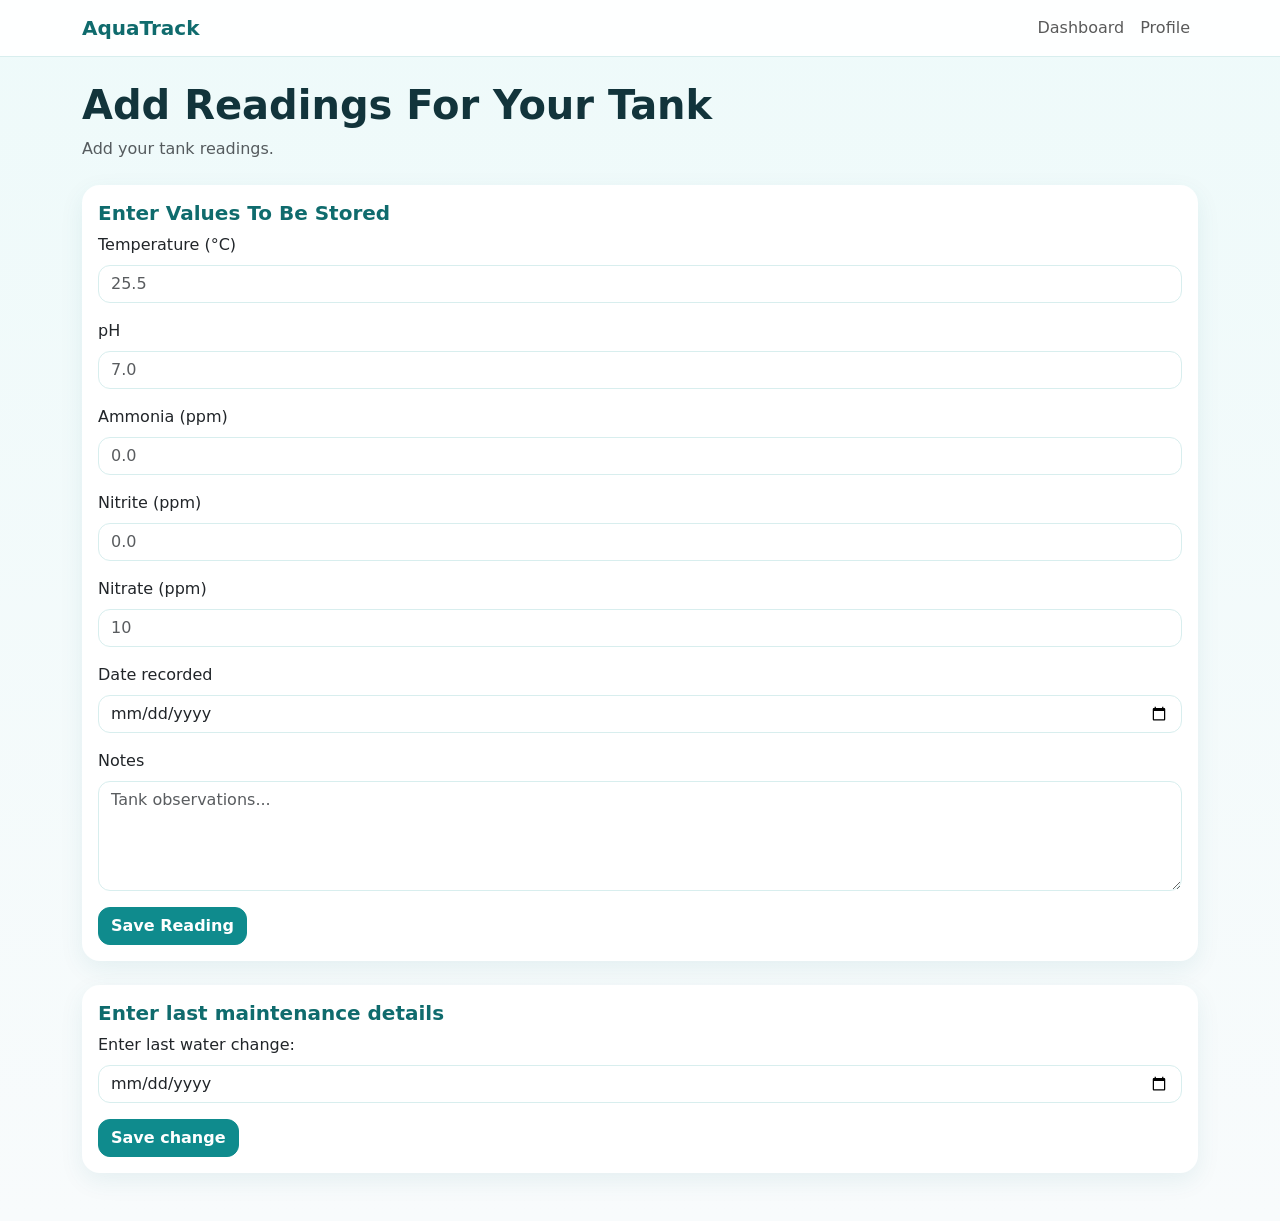
<file: add-reading.html>
<!DOCTYPE html>
<html lang="en">

<head>
    <meta charset="UTF-8">
    <meta name="viewport" content="width=device-width, initial-scale=1.0">
    <title>AquaTrack | Add Reading</title>
    <link href="https://cdn.jsdelivr.net/npm/bootstrap@5.3.3/dist/css/bootstrap.min.css" rel="stylesheet" />
    <link rel="stylesheet" href="css/custom.css">
    <link rel="icon" type="image/png" href="assets/icons/faviconv2.png">
</head>

<body>
    <nav class="navbar navbar-expand-lg bg-body-tertiary">
        <div class="container">
            <a class="navbar-brand" href="index.html">AquaTrack</a>
            <div class="navbar-nav ms-auto">
                <a href="index.html" class="nav-link">Dashboard</a>
                <a href="profile.html" class="nav-link">Profile</a>
            </div>
        </div>
    </nav>
    <main class="container py-4">
        <section class="mb-4">
            <h1> Add Readings For Your Tank</h1>
            <p class="text-muted">
                Add your tank readings.
            </p>
        </section>
        <section class="mb-4">
            <div class="card">
                <div class="card-body">
                    <h2 class="h5 card-title">Enter Values To Be Stored</h2>
                    <form action="" id="reading-form">
                        <div class="mb-3">
                            <label for="temperature" class="form-label">
                                Temperature (°C)
                            </label>
                            <input type="number" class="form-control" id="temperature" step="0.1" placeholder="25.5">
                        </div>
                        <div class="mb-3">
                            <label for="ph" class="form-label">
                                pH
                            </label>
                            <input type="number" class="form-control" id="ph" step="0.1" placeholder="7.0">
                        </div>
                        <div class="mb-3">
                            <label for="ammonia" class="form-label">
                                Ammonia (ppm)
                            </label>
                            <input type="number" class="form-control" id="ammonia" step="0.1" placeholder="0.0">
                        </div>
                        <div class="mb-3">
                            <label for="nitrite" class="form-label">
                                Nitrite (ppm)
                            </label>
                            <input type="number" class="form-control" id="nitrite" step="0.1" placeholder="0.0">
                        </div>
                        <div class="mb-3">
                            <label for="nitrate" class="form-label">
                                Nitrate (ppm)
                            </label>
                            <input type="number" class="form-control" id="nitrate" step="0.1" placeholder="10">
                        </div>
                        <div class="mb-3">
                            <label for="recordedDate" class="form-label">Date recorded</label>
                            <input type="date" class="form-control" name="recordedDate" id="recordedDate">
                        </div>
                        <div class="mb-3">
                            <label for="notes" class="form-label">Notes</label>
                            <textarea class="form-control" name="notes" id="notes" rows="4"
                                placeholder="Tank observations..."></textarea>
                        </div>
                        <div class="d-flex gap-2">
                            <button type="submit" class="btn btn-primary" id="save-reading-btn">Save Reading</button>

                        </div>

                    </form>
                </div>
            </div>

        </section>

        <section class="mb-4">
            <div class="card">
                <div class="card-body">
                    <h2 class="h5 card-title">Enter last maintenance details</h2>
                    <form action="" id="maintenance-form">
                        <div class="mb-3">
                            <label for="last-water-change" class="form-label">Enter last water change:</label>
                            <input type="date" class="form-control" name="last-water-change-input"
                                id="last-water-change-input">
                        </div>
                        <div class="d-flex gap-2">
                            <button type="submit" class="btn btn-primary" id="save-maintenance-btn">Save change</button>
                        </div>
                    </form>
                </div>

            </div>
        </section>

    </main>
    <script src="js/config/config.js"></script>
    <script src="js/storage/storage.js"></script>
    <script src="js/validation/reading-validation.js"></script>
    <script src="js/pages/add-reading.js"></script>
</body>

</html>
</file>
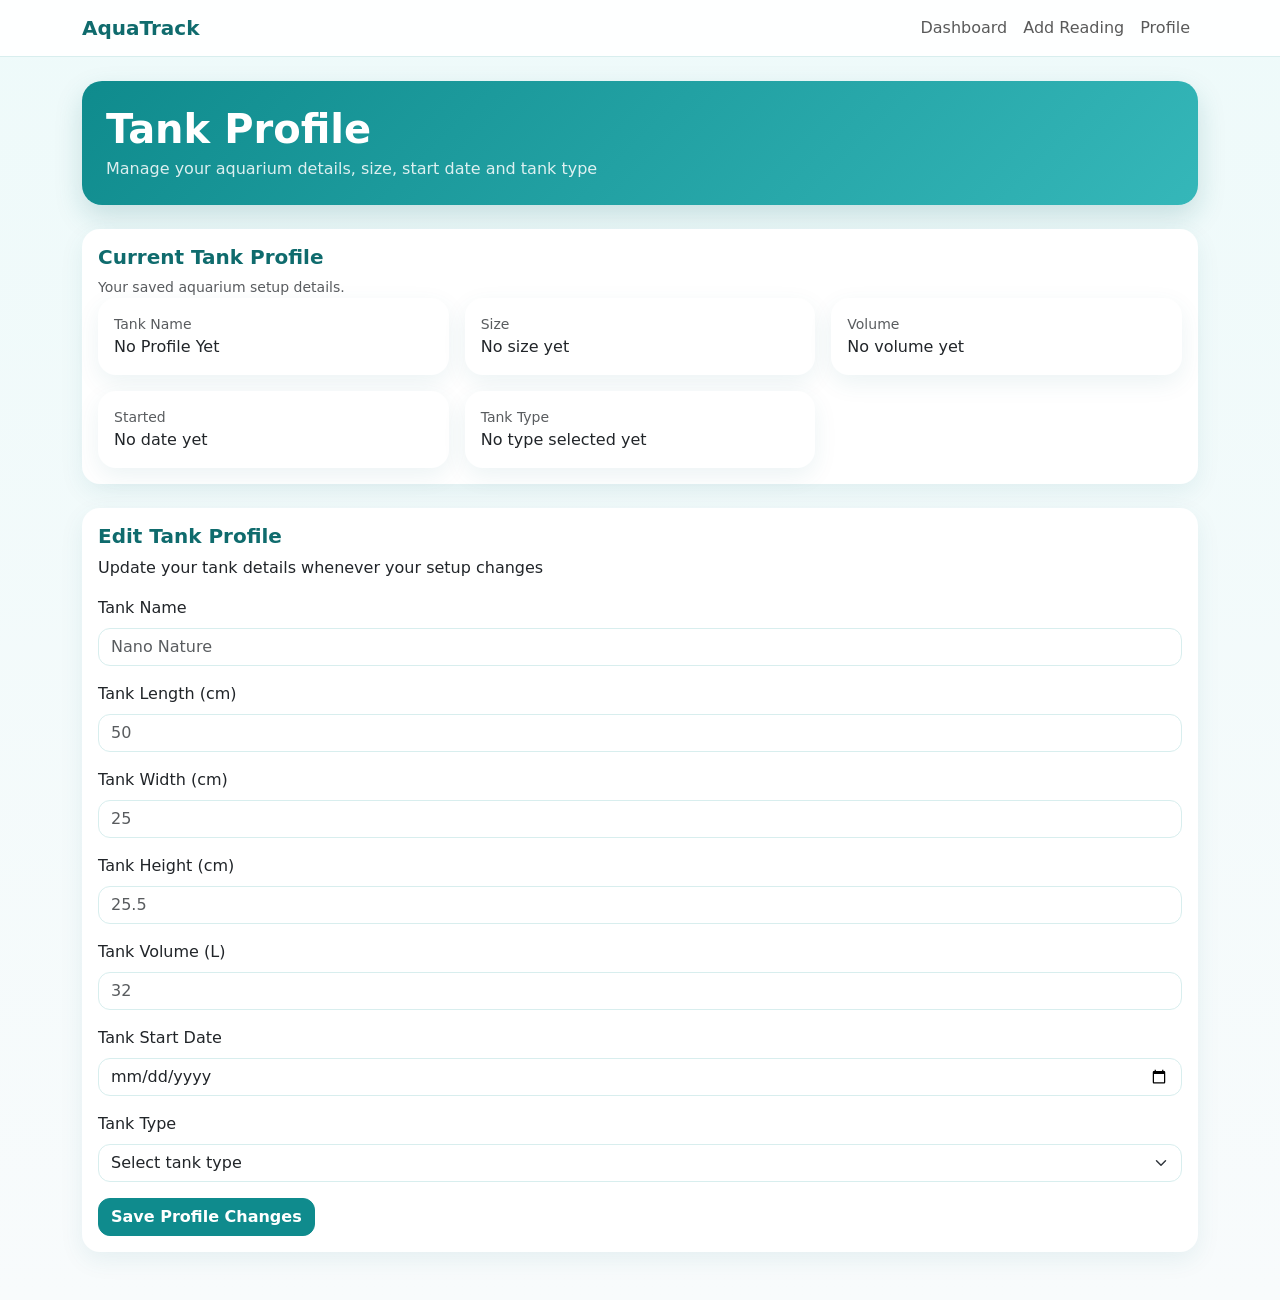
<file: profile.html>
<!DOCTYPE html>
<html lang="en">

<head>
    <meta charset="UTF-8">
    <meta name="viewport" content="width=device-width, initial-scale=1.0">
    <link href="https://cdn.jsdelivr.net/npm/bootstrap@5.3.3/dist/css/bootstrap.min.css" rel="stylesheet" />
    <link rel="stylesheet" href="css/custom.css">
    <link rel="icon" type="image/png" href="assets/icons/faviconv2.png">
    <title>AquaTrack | Profile </title>
</head>

<body>

    <nav class="navbar navbar-expand-lg bg-body-tertiary">
        <div class="container">
            <a class="navbar-brand" href="index.html">AquaTrack</a>
            <div class="navbar-nav ms-auto">
                <a href="index.html" class="nav-link">Dashboard</a>
                <a href="add-reading.html" class="nav-link">Add Reading</a>
                <a href="profile.html" class="nav-link">Profile</a>
            </div>
        </div>
    </nav>
    <main class="container py-4">
        <section class="app-hero mb-4">
            <h1>Tank Profile</h1>
            <p class="text-muted">
                Manage your aquarium details, size, start date and tank type
            </p>
        </section>

        <section class="mb-4">
            <div class="card">
                <div class="card-body">
                    <h2 class="h5 card-title"> Current Tank Profile</h2>
                    <p class="text-muted small mb-0">
                        Your saved aquarium setup details.
                    </p>

                    <div class="row g-3">

                        <div class="col-md-4 col-6">
                            <div class="card stat-card h-100">
                                <div class="card-body">
                                    <div class="text-muted small">Tank Name</div>
                                    <span id="display-tank-name">No Profile Yet</span>
                                </div>
                            </div>
                        </div>

                        <div class="col-md-4 col-6">
                            <div class="stat-card card h-100">
                                <div class="card-body">
                                    <div class="text-muted small">Size</div>
                                    <span id="display-tank-size">No size yet</span>
                                </div>
                            </div>
                        </div>

                        <div class="col-md-4 col-6">
                            <div class="stat-card card h-100">
                                <div class="card-body">
                                    <div class="text-muted small">Volume</div>
                                    <span id="display-tank-volume">No volume yet</span>
                                </div>
                            </div>
                        </div>

                        <div class="col-md-4 col-6">
                            <div class="stat-card card h-100">
                                <div class="card-body">
                                    <div class="text-muted small">Started</div>
                                    <span id="display-creation-date">No date yet</span>
                                </div>
                            </div>
                        </div>

                        <div class="col-md-4 col-6">
                            <div class="stat-card card h-100">
                                <div class="card-body">
                                    <div class="text-muted small">Tank Type</div>
                                    <span id="display-tank-type">No type selected yet</span>
                                </div>
                            </div>
                        </div>

                    </div>
                </div>
            </div>
            </div>
        </section>

        <section class="mb-4">
            <div class="card">
                <div class="card-body">
                    <h2 class="h5 card-title">Edit Tank Profile</h2>
                    <p>Update your tank details whenever your setup changes</p>
                    <form action="" id="profile-form">

                        <div class="mb-3">
                            <label for="tankName" class="form-label">Tank Name</label>
                            <input type="text" class="form-control" id="tankName" placeholder="Nano Nature">
                        </div>

                        <div class="mb-3">
                            <label for="tankLength" class="form-label">Tank Length (cm)</label>
                            <input type="text" class="form-control" id="tankLength" step="0.1" placeholder="50">
                        </div>

                        <div class="mb-3">
                            <label for="tankWidth" class="form-label">Tank Width (cm)</label>
                            <input type="number" class="form-control" id="tankWidth" step="0.1" placeholder="25">
                        </div>

                        <div class="mb-3">
                            <label for="tankHeight" class="form-label">Tank Height (cm)</label>
                            <input type="number" class="form-control" id="tankHeight" step="0.1" placeholder="25.5">
                        </div>

                        <div class="mb-3">
                            <label for="tankVolume" class="form-label">Tank Volume (L)</label>
                            <input type="number" class="form-control" id="tankVolume" step="0.1" placeholder="32">
                        </div>

                        <div class="mb-3">
                            <label for="creationDate" class="form-label">Tank Start Date</label>
                            <input type="date" class="form-control" id="creationDate">
                        </div>

                        <div class="mb-3">
                            <label for="tankType" class="form-label">Tank Type</label>
                            <select class="form-select" id="tankType">
                                <option value="">Select tank type</option>
                                <option value="Freshwater Community">Freshwater Community</option>
                                <option value="Planted Nano Tank">Planted Nano Tank</option>
                                <option value="Aquascape">Aquascape</option>
                                <option value="Shrimp Tank">Shrimp Tank</option>
                                <option value="Betta Tank">Betta Tank</option>
                                <option value="Quarantine Tank">Quarantine Tank</option>
                                <option value="Other">Other</option>
                            </select>
                        </div>

                        <div class="d-flex gap-2">
                            <button type="submit" class="btn btn-primary" id="save-profile-btn">Save Profile Changes</button>
                        </div>
                    </form>
                </div>
            </div>
        </section>
    </main>
    <script src="js/config/config.js"></script>
    <script src="js/storage/storage.js"></script>
    <script src="js/validation/profile-validation.js"></script>
    <script src="js/pages/profile.js"></script>
</body>

</html>
</file>
<file: css/custom.css>
body{
    background: linear-gradient(180deg,#eefafa 0%, #f8fbfc 100%);
    color: #12343b;
    min-height: 100vh;
}
.navbar{
    border-bottom: 1px solid #d8eeee;
    background-color:rgba(255, 255, 255, 0.9) !important; 
    backdrop-filter: blur(8px);
}
.navbar-brand{
    font-weight: 700;
    color: #0f6b6d;
}
.app-hero{
    padding:1.5rem;
    border-radius: 20px;
    background:linear-gradient(135deg, #0f8b8d, #35b7b9);
    color: white;
    box-shadow:0 12px 28px rgba(15, 107, 109, 0.18);
}
.app-hero h1{
    color: white;
    margin-bottom: 0.25rem;
}

.app-hero p{
    color:rgba(255, 255, 255, 0.85) !important;
    margin-bottom: 0;
}

h1{
    font-weight: 700;
    color: #12343b;
}

.card{
    border: none;
    border-radius: 18px;
    box-shadow: 0 8px 24px rgba(15,107,109,0.08);
}
.dashboard-card{
    border: none;
    border-radius: 20px;
}

.tank-status-card{
    border-left: 6px solid #0f8b8d;
}

.card-title{
    color: #0f6b6d;
    font-weight: 700;
}

.stat-card{
    height: 100%;
    background: #ffffff;
    transition:transform 0.15s ease,box-shadow 0.15s ease;
}

.stat-card:hover{
    transform: translateY(-2px);
    box-shadow: 0 14px 30px rgba(15, 107, 109, 0.12);
}
.stat-card .card-title{
    font-size: 0.9rem;
    color:#5f7f83;
    margin-bottom: 0.75rem;
}
.stat-card span[id$="reading"]{
    display: block;
    font-size: 1.6rem;
    font-weight: 800;
    color: #0f6b6d;
    margin-top: 0.35rem;
}
.btn{
    border-radius:12px;
    font-weight: 600;
}
.btn-primary{
    background-color: #0f8b8d;
    border-color:#0f8b8d ;
}

.btn-primary:hover {
  background-color: #0c7476;
  border-color: #0c7476; ;
}
.form-control,
.form-select{
    border-radius: 12px;
    border-color: #d8eeee;
}
.form-control:focus,
.form-select:focus{
    border-color: #0f8b8d;
    box-shadow:0 0 0 0.2rem rgba(15, 139, 141, 0.15) ;
}
.list-group-item{
    border:none;
    border-radius: 14px;
    margin-bottom: 12px;
   box-shadow: 0 4px 14px rgba(15, 107, 109, 0.06);
}

.badge{
    border-radius: 999px;
    padding: 0.5rem 0.75rem;
}

@media (max-width: 768px){
    .app-hero{
        padding: 1.25rem;
    }
    
    .card{
        border-radius: 16px;
    }
}
</file>
